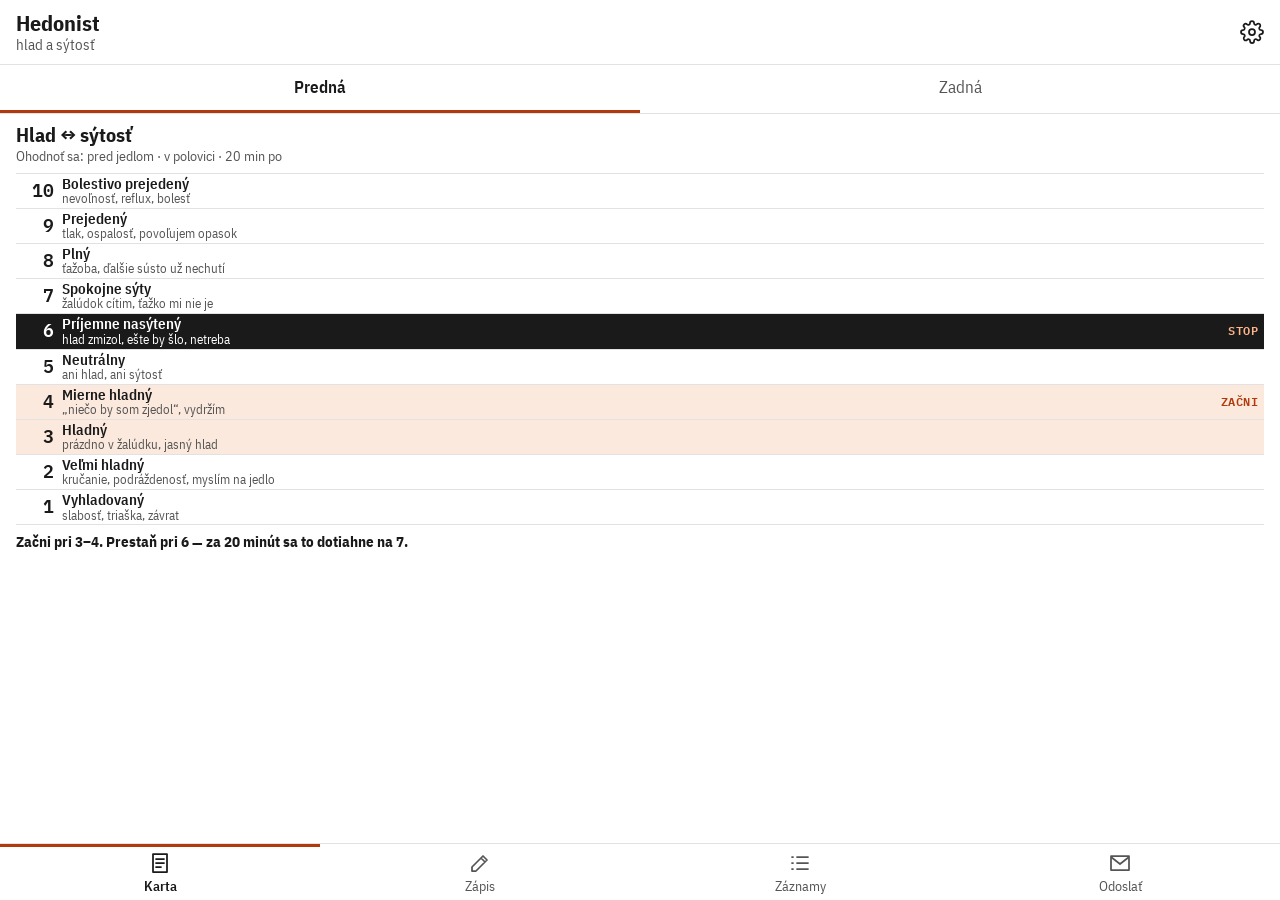
<file: index.html>
<!doctype html>
<html lang="sk">
<head>
  <meta charset="utf-8">
  <meta name="viewport" content="width=device-width, initial-scale=1, viewport-fit=cover">
  <meta http-equiv="Content-Security-Policy" content="default-src 'self'; object-src 'none'; base-uri 'self'; form-action 'self'">
  <title>Hedonist</title>
  <meta name="description" content="Záznamník hladu a sýtosti, funguje offline.">
  <meta name="color-scheme" content="light dark">
  <meta name="theme-color" content="#ffffff" media="(prefers-color-scheme: light)">
  <meta name="theme-color" content="#121212" media="(prefers-color-scheme: dark)">
  <link rel="manifest" href="./manifest.webmanifest">
  <link rel="icon" type="image/png" href="./icons/icon-192.png">
  <link rel="stylesheet" href="./styles.css">
  <script type="module" src="./app.js"></script>
</head>
<body>
  <header class="header">
    <div>
      <h1 class="title">Hedonist</h1>
      <p class="subtitle">hlad a sýtosť</p>
    </div>
    <a class="gear" href="#nastavenia" data-link="nastavenia" aria-label="Nastavenia">
      <svg viewBox="0 0 24 24" aria-hidden="true">
        <circle cx="12" cy="12" r="3"/>
        <path d="M19.4 15a1.65 1.65 0 0 0 .33 1.82l.06.06a2 2 0 1 1-2.83 2.83l-.06-.06a1.65 1.65 0 0 0-1.82-.33 1.65 1.65 0 0 0-1 1.51V21a2 2 0 1 1-4 0v-.09A1.65 1.65 0 0 0 9 19.4a1.65 1.65 0 0 0-1.82.33l-.06.06a2 2 0 1 1-2.83-2.83l.06-.06a1.65 1.65 0 0 0 .33-1.82 1.65 1.65 0 0 0-1.51-1H3a2 2 0 1 1 0-4h.09A1.65 1.65 0 0 0 4.6 9a1.65 1.65 0 0 0-.33-1.82l-.06-.06a2 2 0 1 1 2.83-2.83l.06.06a1.65 1.65 0 0 0 1.82.33H9a1.65 1.65 0 0 0 1-1.51V3a2 2 0 1 1 4 0v.09a1.65 1.65 0 0 0 1 1.51 1.65 1.65 0 0 0 1.82-.33l.06-.06a2 2 0 1 1 2.83 2.83l-.06.06a1.65 1.65 0 0 0-.33 1.82V9a1.65 1.65 0 0 0 1.51 1H21a2 2 0 1 1 0 4h-.09a1.65 1.65 0 0 0-1.51 1z"/>
      </svg>
    </a>
  </header>

  <div class="update-bar" id="update-bar" role="status" hidden>
    <span>Je dostupná nová verzia –</span>
    <button type="button" id="update-button">Obnoviť</button>
  </div>

  <main class="main" id="main">
    <section data-screen="zapis" class="form-screen" hidden>
      <h2 class="visually-hidden">Zápis</h2>
      <p class="form-error" id="db-error" role="alert" hidden></p>

      <div id="zapis-content" hidden>
        <div id="entry-home">
          <ul class="pending" id="pending" aria-label="Rozpracované jedlá"></ul>

          <form id="entry-form" novalidate>
            <h3>Nový záznam</h3>

            <div class="when">
              <label>Dátum <input type="date" id="entry-date"></label>
              <label>Čas <input type="time" id="entry-time"></label>
            </div>

            <fieldset>
              <legend>Jedlo</legend>
              <div class="chips" id="entry-meal"></div>
            </fieldset>

            <fieldset>
              <legend>Pred (1–10)</legend>
              <p class="hint">Ťuknutie = celé číslo, druhé ťuknutie alebo podržanie = o pol menej.</p>
              <ol class="scale scale-pick" id="entry-scale"></ol>
            </fieldset>

            <fieldset>
              <legend>Hlad / chuť</legend>
              <p class="hint">Zjedol by som teraz aj obyčajný chlieb?</p>
              <div class="chips" id="entry-hunger"></div>
            </fieldset>

            <details id="entry-more">
              <summary>Viac</summary>
              <fieldset>
                <legend>Tempo</legend>
                <div class="chips" id="entry-tempo"></div>
              </fieldset>
              <label class="note">Poznámka <textarea id="entry-note" rows="2"></textarea></label>
            </details>

            <div class="actions">
              <p class="form-error" id="entry-error" role="alert" hidden></p>
              <button type="submit" class="primary">Uložiť</button>
            </div>
          </form>
        </div>

        <form id="after-form" novalidate hidden>
          <h3 id="after-title">Po jedle</h3>
          <p class="after-summary" id="after-summary"></p>

          <div class="countdown" id="after-countdown" hidden>
            <span id="after-countdown-label"></span>
            <span class="countdown-time" id="after-timer" role="timer"></span>
          </div>

          <fieldset>
            <legend id="after-legend">Po (1–10)</legend>
            <ol class="scale scale-pick" id="after-scale"></ol>
          </fieldset>

          <div id="after-details">
            <fieldset>
              <legend>Tempo</legend>
              <div class="chips" id="after-tempo"></div>
            </fieldset>
            <label class="note">Poznámka <textarea id="after-note" rows="2"></textarea></label>
          </div>

          <div class="actions">
            <p class="form-error" id="after-error" role="alert" hidden></p>
            <button type="button" class="secondary" id="after-back">Späť</button>
            <button type="submit" class="primary">Uložiť</button>
          </div>
        </form>
      </div>
    </section>

    <section data-screen="karta" class="card">
      <h2 class="visually-hidden">Karta</h2>

      <div class="tabs" role="tablist" aria-label="Strana karty">
        <button type="button" role="tab" id="tab-front" aria-controls="card-front" aria-selected="true">Predná</button>
        <button type="button" role="tab" id="tab-back" aria-controls="card-back" aria-selected="false" tabindex="-1">Zadná</button>
      </div>

      <div role="tabpanel" id="card-front" aria-labelledby="tab-front">
        <h3>Hlad ↔ sýtosť</h3>
        <p class="card-subtitle">Ohodnoť sa: pred jedlom · v polovici · 20 min po</p>
        <ul class="scale scale-card" id="card-scale"></ul>
        <p class="card-motto">Začni pri 3–4. Prestaň pri 6 — za 20 minút sa to dotiahne na 7.</p>
      </div>

      <div role="tabpanel" id="card-back" aria-labelledby="tab-back" hidden>
        <h3>Pred · počas · po</h3>
        <dl class="phases">
          <div>
            <dt>PRED</dt>
            <dd><strong>Hlad, alebo chuť?</strong> Zjedol by som teraz aj obyčajný chlieb? Áno → hlad. Chcem len to jedno → chuť (stres, únava, nuda, zvyk). Pri 1–2 začni bielkovinou a zeleninou.</dd>
          </div>
          <div>
            <dt>POČAS</dt>
            <dd><strong>V polovici taniera zlož príbor.</strong> Nádych, číslo. Jedz pomaly — signál sýtosti mešká 10–20 minút.</dd>
          </div>
          <div>
            <dt>PO</dt>
            <dd><strong>O 20 minút znova číslo.</strong> Zapíš: pred · po · po 20 min · hlad/chuť.</dd>
          </div>
        </dl>

        <h4>Čo sýti (na kalóriu)</h4>
        <ul class="satiety">
          <li>
            <p><strong>Najviac:</strong> mäso, ryby, vajcia, tvaroh, strukoviny, zelenina, vývar, varené zemiaky</p>
            <span class="bar bar-1" aria-hidden="true"></span>
          </li>
          <li>
            <p><strong>Stredne:</strong> celozrnné prílohy, ovocie, ovsené vločky</p>
            <span class="bar bar-2" aria-hidden="true"></span>
          </li>
          <li>
            <p><strong>Málo:</strong> biele pečivo, sladkosti, chipsy, ultraspracované</p>
            <span class="bar bar-3" aria-hidden="true"></span>
          </li>
          <li>
            <p><strong>Takmer nič:</strong> tekuté kalórie — džús, sladené nápoje, pivo aj nealko</p>
            <span class="bar bar-4" aria-hidden="true"></span>
          </li>
        </ul>

        <p class="sources">Blundell 2010 · Rolls 2007 · Holt 1995 · Robinson 2014 · Hall 2019</p>
      </div>
    </section>

    <section data-screen="zaznamy" class="form-screen" hidden>
      <h2 class="visually-hidden">Záznamy</h2>

      <div id="records-content" hidden>
        <div id="list-view">
          <div class="summary">
            <h3>Posledných 7 dní</h3>
            <dl>
              <div><dt>Jedál</dt><dd id="sum-count"></dd></div>
              <div><dt>Priemer pred</dt><dd id="sum-before"></dd></div>
              <div><dt>Priemer po</dt><dd id="sum-after"></dd></div>
              <div><dt>V zóne</dt><dd id="sum-zone"></dd></div>
              <div><dt>Nie z hladu</dt><dd id="sum-not-hunger"></dd></div>
            </dl>
          </div>
          <p class="hint" id="records-empty" hidden>Zatiaľ žiadne záznamy.</p>
          <div id="records-list"></div>
        </div>

        <form id="edit-form" novalidate hidden>
          <h3>Úprava záznamu</h3>

          <div class="when">
            <label>Dátum <input type="date" id="edit-date"></label>
            <label>Čas <input type="time" id="edit-time"></label>
          </div>

          <fieldset>
            <legend>Jedlo</legend>
            <div class="chips" id="edit-meal"></div>
          </fieldset>

          <details id="edit-pred-box">
            <summary id="edit-pred-label">Pred</summary>
            <ol class="scale scale-pick" id="edit-pred"></ol>
          </details>

          <details id="edit-po-box">
            <summary id="edit-po-label">Po</summary>
            <ol class="scale scale-pick" id="edit-po"></ol>
            <button type="button" class="secondary clear" id="edit-po-clear">Bez hodnoty</button>
          </details>

          <details id="edit-po20-box">
            <summary id="edit-po20-label">Po 20 min</summary>
            <ol class="scale scale-pick" id="edit-po20"></ol>
            <button type="button" class="secondary clear" id="edit-po20-clear">Bez hodnoty</button>
          </details>

          <fieldset>
            <legend>Hlad / chuť</legend>
            <div class="chips" id="edit-hunger"></div>
          </fieldset>

          <fieldset>
            <legend>Tempo</legend>
            <div class="chips" id="edit-tempo"></div>
          </fieldset>
          <label class="note">Poznámka <textarea id="edit-note" rows="2"></textarea></label>

          <div class="actions">
            <p class="form-error" id="edit-error" role="alert" hidden></p>
            <button type="button" class="secondary" id="edit-back">Späť</button>
            <button type="submit" class="primary">Uložiť</button>
          </div>
        </form>
      </div>
    </section>

    <section data-screen="odoslat" class="form-screen send" hidden>
      <h2 class="visually-hidden">Odoslať</h2>

      <div id="send-content" hidden>
        <fieldset>
          <legend>Rozsah</legend>
          <div class="chips" id="send-range"></div>
        </fieldset>

        <div class="when" id="send-custom" hidden>
          <label>Od <input type="date" id="send-from"></label>
          <label>Do <input type="date" id="send-to"></label>
        </div>

        <p class="hint" id="send-empty" hidden></p>

        <div id="send-mail" hidden>
          <p class="mail-line"><strong>Komu:</strong> <span id="send-recipient"></span></p>
          <p class="mail-line"><strong>Predmet:</strong> <span id="send-subject"></span></p>
          <button type="button" class="secondary wide" id="send-copy-subject">Kopírovať predmet</button>

          <pre class="preview" id="send-preview" tabindex="0" aria-label="Náhľad tela e-mailu"></pre>
          <button type="button" class="secondary wide" id="send-copy-body">Kopírovať telo</button>

          <div class="actions send-actions">
            <p class="hint" id="send-note"></p>
            <p class="form-error" id="send-error" role="alert" hidden></p>
            <button type="button" class="primary" id="send-button">Odoslať e-mailom</button>
            <button type="button" class="primary" id="send-copy-all" hidden>Kopírovať do schránky</button>
          </div>
        </div>

        <div class="backup">
          <h3>Záloha</h3>
          <button type="button" class="secondary wide" id="backup-button">Záloha (JSON)</button>
          <button type="button" class="secondary wide" id="restore-button">Obnoviť zo zálohy</button>
          <input type="file" id="restore-file" accept="application/json,.json" hidden>
          <p class="hint" id="backup-status" role="status"></p>
          <p class="form-error" id="backup-error" role="alert" hidden></p>
        </div>
      </div>
    </section>

    <section data-screen="nastavenia" class="form-screen" hidden>
      <h2>Nastavenia</h2>

      <div id="settings-content" hidden>
        <label class="note">E-mailová adresa príjemcu
          <input type="email" id="settings-email" autocomplete="email" autocapitalize="off" spellcheck="false">
        </label>
        <p class="form-error" id="settings-error" role="alert" hidden></p>

        <fieldset class="zone-settings">
          <legend>Zóna</legend>
          <div class="zone-fields">
            <label>Začať od <select id="settings-start-from"></select></label>
            <label>Začať do <select id="settings-start-to"></select></label>
            <label>STOP <select id="settings-stop"></select></label>
          </div>
          <p class="form-error" id="settings-zone-error" role="alert" hidden></p>
        </fieldset>

        <h3>Pripomienka po 20 minútach</h3>
        <p id="reminder-status" role="status"></p>
        <button type="button" class="secondary wide" id="reminder-enable" hidden>Povoliť pripomienky</button>
        <p class="hint reminder-hint">Android môže aplikáciu uspať a notifikácia potom nepríde. Spoľahni sa na kartu „Teraz: po 20 min“ na obrazovke Zápis.</p>

        <h3>Aplikácia</h3>
        <dl class="about">
          <div><dt>Úložisko</dt><dd id="storage-status">zisťujem…</dd></div>
          <div><dt>Offline režim</dt><dd id="offline-status">pripravujem…</dd></div>
          <div><dt>Verzia</dt><dd id="app-version"></dd></div>
        </dl>
      </div>
    </section>
  </main>

  <p class="toast" id="toast" role="status"></p>

  <dialog class="dialog" id="dialog" aria-labelledby="dialog-title" aria-describedby="dialog-text">
    <form method="dialog">
      <h2 id="dialog-title"></h2>
      <p id="dialog-text"></p>
      <div class="dialog-actions">
        <button class="secondary" id="dialog-no" value="no"></button>
        <button class="primary" id="dialog-yes" value="yes"></button>
      </div>
    </form>
  </dialog>

  <nav class="nav" aria-label="Hlavná navigácia">
    <a href="#karta" data-link="karta">
      <svg viewBox="0 0 24 24" aria-hidden="true"><path d="M5 3h14v18H5zM8 8h8M8 12h8M8 16h5"/></svg>
      <span>Karta</span>
    </a>
    <a href="#zapis" data-link="zapis">
      <svg viewBox="0 0 24 24" aria-hidden="true"><path d="M4 20h4L19 9l-4-4L4 16zM13 7l4 4"/></svg>
      <span>Zápis</span>
    </a>
    <a href="#zaznamy" data-link="zaznamy">
      <svg viewBox="0 0 24 24" aria-hidden="true"><path d="M9 6h11M9 12h11M9 18h11M4 6h1M4 12h1M4 18h1"/></svg>
      <span>Záznamy</span>
    </a>
    <a href="#odoslat" data-link="odoslat">
      <svg viewBox="0 0 24 24" aria-hidden="true"><path d="M3 5h18v14H3zM3 6l9 7 9-7"/></svg>
      <span>Odoslať</span>
    </a>
  </nav>
</body>
</html>
</file>
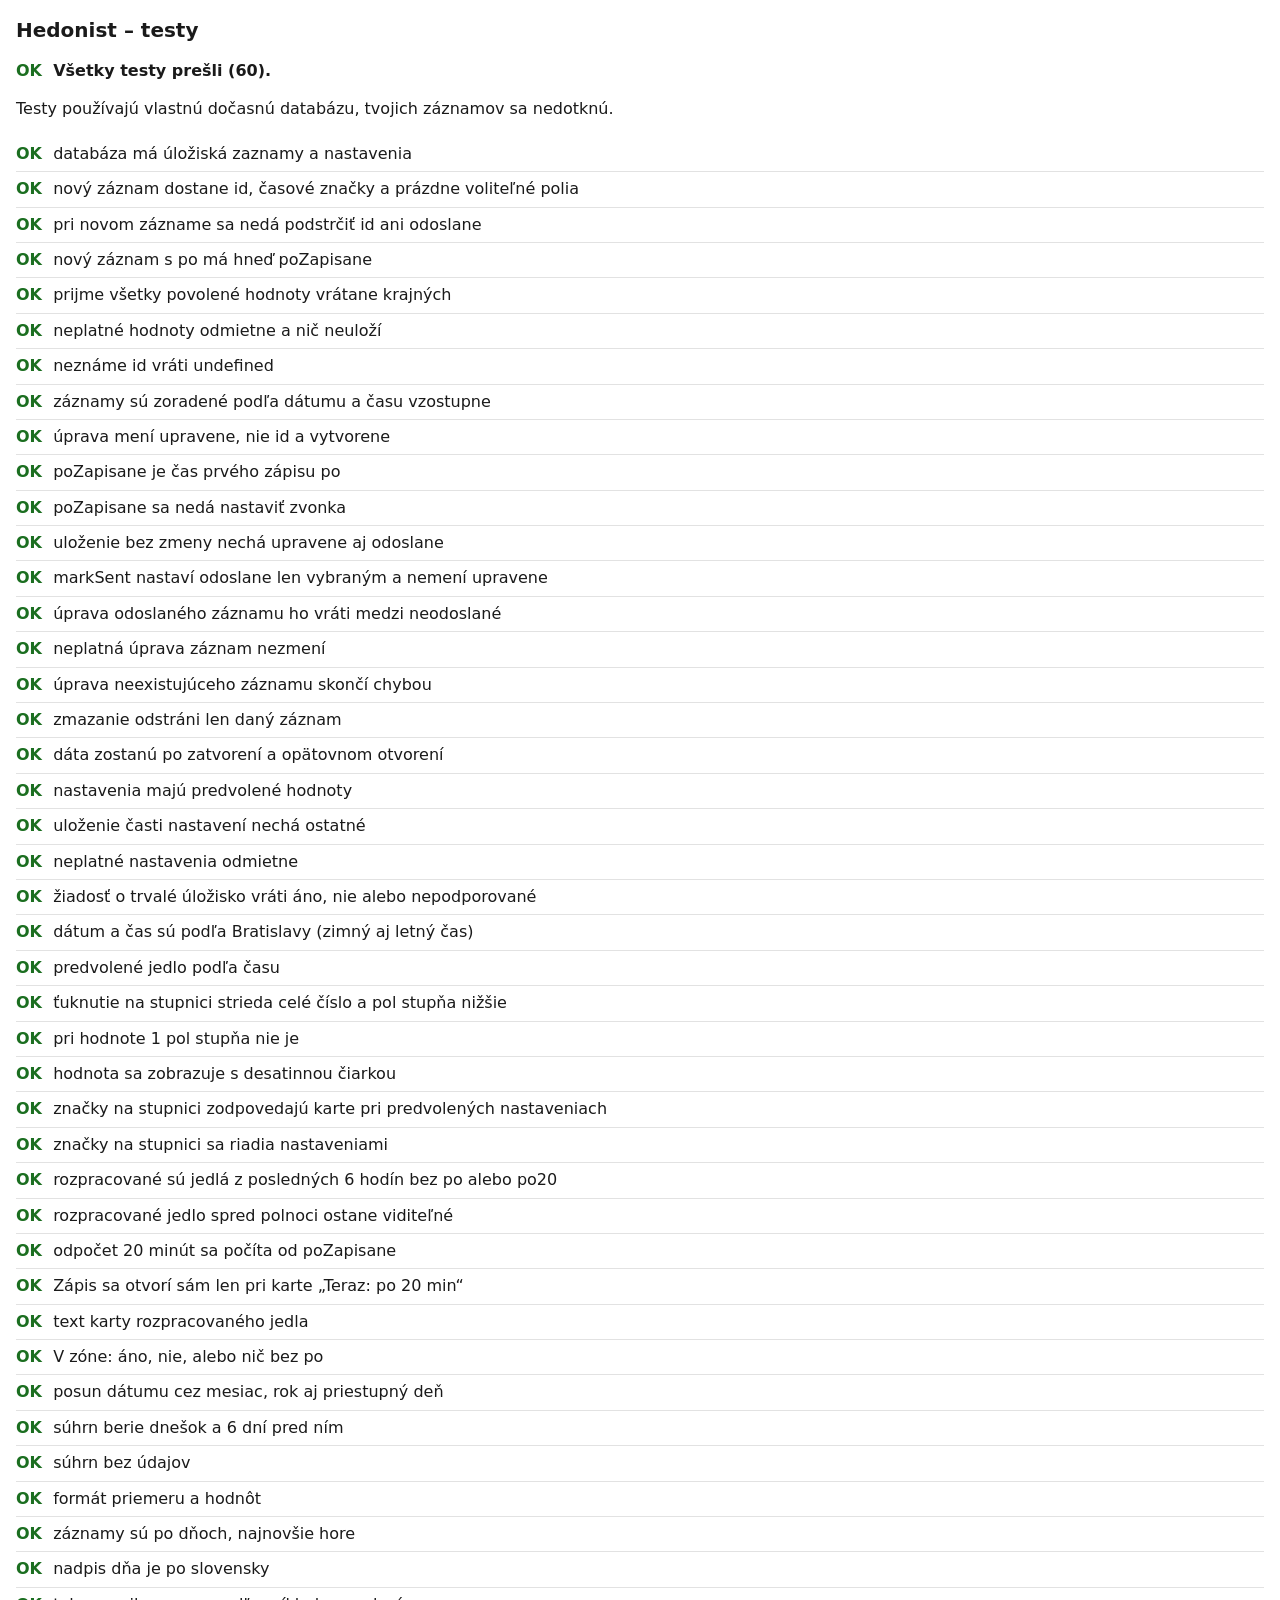
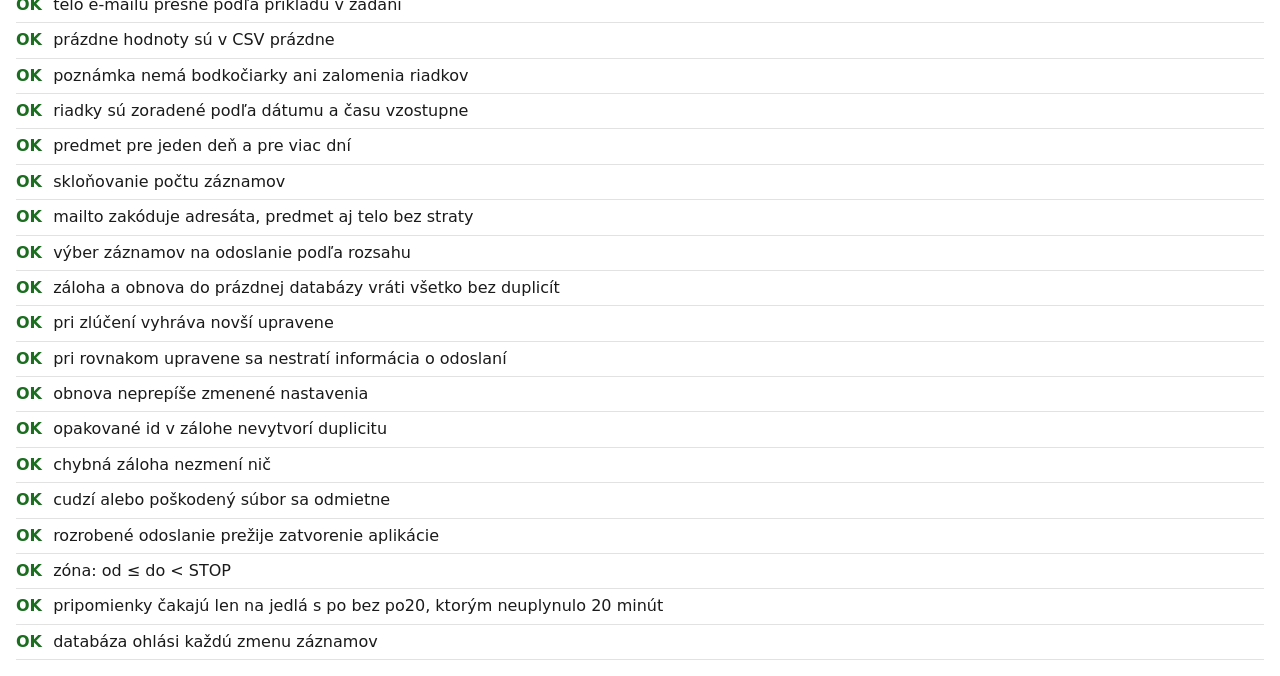
<file: test.html>
<!doctype html>
<html lang="sk">
<head>
  <meta charset="utf-8">
  <meta name="viewport" content="width=device-width, initial-scale=1">
  <title>Hedonist – testy</title>
  <link rel="icon" type="image/png" href="./icons/icon-192.png">
  <style>
    body { margin: 16px; font: 16px/1.4 system-ui, sans-serif; color: #1a1a1a; background: #fff; }
    h1 { font-size: 20px; }
    #summary { font-weight: 700; }
    ul { padding: 0; list-style: none; }
    li { padding: 6px 0; border-bottom: 1px solid #e2e2e2; }
    .ok::before { content: "OK  "; color: #1b6e20; font-weight: 700; white-space: pre; }
    .fail { color: #b00020; }
    .fail::before { content: "CHYBA  "; font-weight: 700; white-space: pre; }
    pre { margin: 4px 0 0; white-space: pre-wrap; overflow-wrap: anywhere; font-size: 13px; }
  </style>
  <script type="module" src="./tests.js"></script>
</head>
<body>
  <h1>Hedonist – testy</h1>
  <p id="summary" role="status">Testy bežia…</p>
  <p>Testy používajú vlastnú dočasnú databázu, tvojich záznamov sa nedotknú.</p>
  <ul id="results"></ul>
</body>
</html>
</file>
<file: styles.css>
/* ---------- Fonty (IBM Plex, licencia OFL – fonts/license.txt) ---------- */

@font-face {
  font-family: "Plex Condensed";
  src: url("./fonts/IBMPlexSansCondensed-Regular.woff2") format("woff2");
  font-weight: 400;
  font-display: swap;
}
@font-face {
  font-family: "Plex Condensed";
  src: url("./fonts/IBMPlexSansCondensed-SemiBold.woff2") format("woff2");
  font-weight: 600;
  font-display: swap;
}
@font-face {
  font-family: "Plex Condensed";
  src: url("./fonts/IBMPlexSansCondensed-Bold.woff2") format("woff2");
  font-weight: 700;
  font-display: swap;
}
@font-face {
  font-family: "Plex Mono";
  src: url("./fonts/IBMPlexMono-Medium.woff2") format("woff2");
  font-weight: 500;
  font-display: swap;
}
@font-face {
  font-family: "Plex Mono";
  src: url("./fonts/IBMPlexMono-SemiBold.woff2") format("woff2");
  font-weight: 600;
  font-display: swap;
}

/* ---------- Farby a rozmery ---------- */

:root {
  color-scheme: light;

  --bg: #ffffff;
  --text: #1a1a1a;
  --text-secondary: #555555;
  --line: #e2e2e2;
  --accent: #b03a0a;
  --zone: #fbe9dd;
  --stop-bg: #1a1a1a;
  --stop-text: #ffffff;
  --stop-label: #ffb48a;
  --on-accent: #ffffff;

  --font-text: "Plex Condensed", sans-serif;
  --font-mono: "Plex Mono", monospace;
  --touch: 48px;
}

/* Tmavý režim podľa systému; STOP riadok je invertovaný (svetlý). */
@media (prefers-color-scheme: dark) {
  :root {
    color-scheme: dark;

    --bg: #121212;
    --text: #ececec;
    --text-secondary: #b0b0b0;
    --line: #2e2e2e;
    --accent: #ff9a66;
    --zone: #3a2418;
    --stop-bg: #ececec;
    --stop-text: #121212;
    --stop-label: #b03a0a;
    --on-accent: #121212;
  }
}

/* ---------- Základ ---------- */

*,
*::before,
*::after {
  box-sizing: border-box;
}

[hidden] {
  display: none !important;
}

html,
body {
  height: 100%;
  margin: 0;
}

body {
  display: flex;
  flex-direction: column;
  height: 100dvh;
  background: var(--bg);
  color: var(--text);
  font: 400 1.0625rem/1.4 var(--font-text);
  -webkit-text-size-adjust: 100%;
  text-size-adjust: 100%;
}

h1,
h2,
p {
  margin: 0;
}

button {
  font: inherit;
}

a {
  color: inherit;
  -webkit-tap-highlight-color: transparent;
}

:focus-visible {
  outline: 2px solid var(--accent);
  outline-offset: -2px;
}

svg {
  width: 24px;
  height: 24px;
  fill: none;
  stroke: currentColor;
  stroke-width: 1.75;
  stroke-linecap: round;
  stroke-linejoin: round;
}

/* ---------- Hlavička ---------- */

.header {
  display: flex;
  align-items: center;
  justify-content: space-between;
  padding: calc(8px + env(safe-area-inset-top)) 4px 8px 16px;
  border-bottom: 1px solid var(--line);
}

.title {
  font-size: 1.375rem;
  font-weight: 700;
  line-height: 1.2;
}

.subtitle {
  color: var(--text-secondary);
  font-size: 0.9375rem;
  line-height: 1.2;
}

.gear {
  display: grid;
  place-items: center;
  width: var(--touch);
  height: var(--touch);
}

.gear[aria-current="page"] {
  color: var(--accent);
}

/* ---------- Lišta novej verzie ---------- */

.update-bar {
  display: flex;
  align-items: center;
  justify-content: space-between;
  gap: 12px;
  padding: 4px 8px 4px 16px;
  background: var(--stop-bg);
  color: var(--stop-text);
}

.update-bar button {
  min-height: var(--touch);
  padding: 0 16px;
  border: 1px solid currentColor;
  border-radius: 0;
  background: transparent;
  color: var(--stop-label);
  font-weight: 600;
}

/* ---------- Obsah ---------- */

.main {
  flex: 1;
  overflow-y: auto;
}

.main > section {
  padding: 16px;
}

.visually-hidden {
  position: absolute;
  width: 1px;
  height: 1px;
  overflow: hidden;
  clip-path: inset(50%);
  white-space: nowrap;
}

.main h2:not(.visually-hidden) {
  margin-bottom: 12px;
  font-size: 1.25rem;
  font-weight: 600;
}

/* ---------- Spodná navigácia ---------- */

.nav {
  display: grid;
  grid-template-columns: repeat(4, 1fr);
  padding-bottom: env(safe-area-inset-bottom);
  border-top: 1px solid var(--line);
}

.nav a {
  display: flex;
  flex-direction: column;
  align-items: center;
  justify-content: center;
  gap: 2px;
  min-height: 56px;
  border-top: 3px solid transparent;
  color: var(--text-secondary);
  font-size: 0.875rem;
  text-decoration: none;
}

.nav a[aria-current="page"] {
  border-top-color: var(--accent);
  color: var(--text);
  font-weight: 600;
}

/* ---------- Karta ---------- */

.main > .card {
  min-height: 100%;
  padding: 0 16px 8px;
  touch-action: pan-y pinch-zoom;
}

.tabs {
  display: grid;
  grid-template-columns: 1fr 1fr;
  margin: 0 -16px 8px;
  border-bottom: 1px solid var(--line);
}

.tabs button {
  min-height: var(--touch);
  border: 0;
  border-bottom: 3px solid transparent;
  border-radius: 0;
  background: transparent;
  color: var(--text-secondary);
}

.tabs button[aria-selected="true"] {
  border-bottom-color: var(--accent);
  color: var(--text);
  font-weight: 600;
}

.card h3 {
  margin: 0;
  font-size: 1.25rem;
  font-weight: 700;
  line-height: 1.25;
}

.card ul,
.card dl,
.card dd {
  margin: 0;
  padding: 0;
  list-style: none;
}

/* Predná strana */

.card-subtitle {
  margin-bottom: 6px;
  color: var(--text-secondary);
  font-size: 0.875rem;
}

.scale-card li {
  display: grid;
  grid-template-columns: 2rem 1fr auto;
  align-items: center;
  column-gap: 8px;
  min-height: 35px;
  padding: 1px 6px;
}

/* ---------- Stupnica (karta aj zápis) ---------- */

.scale {
  margin: 0;
  padding: 0;
  border-top: 1px solid var(--line);
  list-style: none;
}

.scale li {
  border-bottom: 1px solid var(--line);
}

.scale-value {
  font: 600 1.125rem/1 var(--font-mono);
  text-align: right;
}

.scale-text {
  line-height: 1.15;
}

.scale-name {
  display: block;
  font-size: 0.9375rem;
  font-weight: 600;
}

.scale-desc {
  display: block;
  color: var(--text-secondary);
  font-size: 0.8125rem;
}

.scale-tag {
  font: 600 0.75rem/1 var(--font-mono);
  letter-spacing: 0.04em;
}

.scale .is-zone {
  background: var(--zone);
}

.scale .is-zone .scale-tag {
  color: var(--accent);
}

.scale .is-stop {
  background: var(--stop-bg);
  color: var(--stop-text);
}

.scale .is-stop .scale-desc {
  color: inherit;
}

.scale .is-stop .scale-tag {
  color: var(--stop-label);
}

.card-motto {
  margin-top: 8px;
  font-size: 0.9375rem;
  font-weight: 700;
  line-height: 1.25;
  text-wrap: balance;
}

/* Zadná strana */

.phases {
  margin-top: 4px !important;
}

.phases > div {
  display: grid;
  grid-template-columns: 3.25rem 1fr;
  column-gap: 8px;
  padding: 6px 0;
  border-bottom: 1px solid var(--line);
}

.phases dt {
  font: 600 0.8125rem/1.45 var(--font-mono);
  color: var(--accent);
}

.phases dd {
  font-size: 0.9375rem;
  line-height: 1.25;
}

.phases strong,
.satiety strong {
  font-weight: 600;
}

.card h4 {
  margin: 10px 0 4px;
  font-size: 1rem;
  font-weight: 700;
}

.satiety li {
  margin-bottom: 6px;
}

.satiety p {
  margin-bottom: 2px;
  font-size: 0.875rem;
  line-height: 1.2;
}

.bar {
  display: block;
  height: 6px;
  background: var(--text);
}

.bar-1 {
  width: 100%;
}

.bar-2 {
  width: 68%;
}

.bar-3 {
  width: 40%;
}

.bar-4 {
  width: 14%;
  background: var(--accent);
}

.sources {
  margin-top: 8px;
  color: var(--text-secondary);
  font-size: 0.75rem;
  line-height: 1.3;
}

/* ---------- Formuláre (Zápis aj úprava) ---------- */

.form-screen h3 {
  margin: 0 0 12px;
  font-size: 1.25rem;
  font-weight: 700;
}

.form-screen fieldset {
  min-width: 0;
  margin: 0 0 16px;
  padding: 0;
  border: 0;
}

.form-screen legend,
.note,
.when label {
  padding: 0;
  font-weight: 600;
}

.form-screen legend {
  margin-bottom: 6px;
}

.hint {
  margin-bottom: 8px;
  color: var(--text-secondary);
  font-size: 0.875rem;
}

/* Rozpracované jedlá */

.pending {
  margin: 0;
  padding: 0;
  list-style: none;
}

.pending:not(:empty) {
  margin-bottom: 20px;
}

.pending li + li {
  margin-top: 8px;
}

.pending-card {
  display: flex;
  flex-direction: column;
  justify-content: center;
  min-height: 56px;
  padding: 8px 12px;
  border: 1px solid var(--line);
  border-left: 4px solid var(--text);
  text-decoration: none;
}

.pending-card.is-due {
  border-color: var(--accent);
  background: var(--zone);
}

.pending-card strong {
  color: var(--accent);
  font-weight: 700;
}

/* Vstupné polia */

.when {
  display: grid;
  grid-template-columns: 3fr 2fr;
  gap: 8px;
  margin-bottom: 16px;
}

.when label,
.note {
  display: flex;
  flex-direction: column;
  gap: 6px;
  min-width: 0;
}

input,
select,
textarea {
  width: 100%;
  min-height: var(--touch);
  padding: 8px 10px;
  border: 1px solid var(--text-secondary);
  border-radius: 0;
  background: var(--bg);
  color: var(--text);
  font: 400 1rem/1.3 var(--font-text);
}

textarea {
  resize: vertical;
}

.chips {
  display: flex;
  flex-wrap: wrap;
  gap: 8px;
}

.chip {
  min-width: var(--touch);
  min-height: var(--touch);
  padding: 0 14px;
  border: 1px solid var(--text-secondary);
  border-radius: 0;
  background: var(--bg);
  color: var(--text);
}

.chip[aria-pressed="true"] {
  border-color: var(--text);
  background: var(--text);
  color: var(--bg);
  font-weight: 600;
}

/* Stupnica na výber hodnoty */

.scale-pick button {
  display: grid;
  grid-template-columns: 2.5rem 1fr auto;
  align-items: center;
  column-gap: 8px;
  width: 100%;
  min-height: 52px;
  padding: 2px 8px;
  border: 0;
  border-radius: 0;
  background: transparent;
  color: inherit;
  text-align: left;
  user-select: none;
  -webkit-touch-callout: none;
  -webkit-tap-highlight-color: transparent;
}

.scale-pick .scale-name {
  font-size: 1.0625rem;
}

.scale-pick .is-selected button {
  outline: 3px solid var(--accent);
  outline-offset: -3px;
}

.scale-pick .is-selected .scale-value {
  align-self: stretch;
  display: grid;
  place-items: center;
  margin: 3px 0;
  background: var(--accent);
  color: var(--on-accent);
}

.scale-pick button:focus-visible {
  outline: 3px dashed var(--accent);
  outline-offset: -3px;
}

/* Viac */

details {
  margin-bottom: 16px;
}

summary {
  display: flex;
  align-items: center;
  gap: 8px;
  min-height: var(--touch);
  border-top: 1px solid var(--line);
  border-bottom: 1px solid var(--line);
  font-weight: 600;
  cursor: pointer;
}

summary::before {
  content: "+";
  font-family: var(--font-mono);
}

details[open] summary {
  margin-bottom: 12px;
}

details[open] summary::before {
  content: "–";
}

/* Tlačidlá a hlásenia */

.actions {
  position: sticky;
  bottom: 0;
  display: flex;
  flex-wrap: wrap;
  gap: 8px;
  margin: 0 -16px -16px;
  padding: 8px 16px;
  border-top: 1px solid var(--line);
  background: var(--bg);
}

.primary,
.secondary {
  min-height: 52px;
  padding: 0 20px;
  border: 1px solid var(--text);
  border-radius: 0;
  font-weight: 600;
}

.primary {
  flex: 1;
  background: var(--text);
  color: var(--bg);
}

.primary:disabled {
  opacity: 0.5;
}

.secondary {
  background: var(--bg);
  color: var(--text);
}

.form-error {
  width: 100%;
  color: var(--accent);
  font-weight: 600;
}

.toast {
  position: fixed;
  left: 16px;
  right: 16px;
  bottom: calc(136px + env(safe-area-inset-bottom));
  padding: 12px 16px;
  background: var(--stop-bg);
  color: var(--stop-text);
  font-weight: 600;
  text-align: center;
  pointer-events: none;
}

.toast:empty {
  display: none;
}

/* Doplnenie po jedle */

.after-summary {
  margin: -8px 0 16px;
  color: var(--text-secondary);
}

.countdown {
  display: flex;
  align-items: baseline;
  justify-content: space-between;
  gap: 12px;
  margin-bottom: 16px;
  padding: 10px 12px;
  border: 1px solid var(--line);
  font-weight: 600;
}

.countdown.is-due {
  border-color: var(--accent);
  background: var(--zone);
  color: var(--accent);
}

.countdown-time {
  font: 600 2rem/1 var(--font-mono);
}

/* ---------- Záznamy ---------- */

.clear {
  width: 100%;
  margin-top: 8px;
}

#edit-form details {
  margin-bottom: 8px;
}

#edit-form details:last-of-type {
  margin-bottom: 16px;
}

.summary {
  margin-bottom: 20px;
}

.summary h3 {
  margin-bottom: 8px;
}

.summary dl {
  display: grid;
  grid-template-columns: repeat(3, 1fr);
  margin: 0;
  border-top: 1px solid var(--line);
  border-left: 1px solid var(--line);
}

.summary dl > div {
  display: flex;
  flex-direction: column;
  justify-content: space-between;
  padding: 6px 8px;
  border-right: 1px solid var(--line);
  border-bottom: 1px solid var(--line);
}

.summary dt {
  color: var(--text-secondary);
  font-size: 0.8125rem;
  line-height: 1.2;
}

.summary dd {
  margin: 0;
  font: 600 1.375rem/1.4 var(--font-mono);
}

.form-screen .day-title {
  margin: 16px 0 0;
  padding-bottom: 6px;
  border-bottom: 1px solid var(--text);
  font-size: 1rem;
}

.day-list {
  margin: 0 -16px;
  padding: 0;
  list-style: none;
}

.record {
  position: relative;
  overflow: hidden;
  border-bottom: 1px solid var(--line);
}

.record-delete {
  position: absolute;
  inset: 0;
  display: flex;
  align-items: center;
  justify-content: flex-end;
  padding-right: 20px;
  background: var(--accent);
  color: var(--on-accent);
  font-weight: 600;
  visibility: hidden;
}

.record.is-swiping .record-delete {
  visibility: visible;
}

.record-row {
  position: relative;
  display: grid;
  grid-template-columns: 3.25rem 1fr auto 10px;
  grid-template-areas:
    "time meal tag dot"
    ". values zone dot";
  align-items: center;
  gap: 2px 8px;
  min-height: 60px;
  padding: 8px 16px;
  background: var(--bg);
  text-decoration: none;
  touch-action: pan-y;
  user-select: none;
  -webkit-touch-callout: none;
  transition: transform 150ms;
}

.record-row.is-dragging {
  transition: none;
}

.record-time {
  grid-area: time;
  font: 600 0.9375rem/1.2 var(--font-mono);
}

.record-meal {
  grid-area: meal;
  font-weight: 600;
}

.record-values {
  grid-area: values;
  font: 500 0.9375rem/1.2 var(--font-mono);
}

.record-tag {
  grid-area: tag;
  justify-self: end;
  padding: 0 6px;
  border: 1px solid var(--line);
  color: var(--text-secondary);
  font-size: 0.8125rem;
}

.record-zone {
  grid-area: zone;
  justify-self: end;
  color: var(--text-secondary);
  font-size: 0.8125rem;
}

.record-zone.is-in {
  color: var(--text);
  font-weight: 600;
}

.record-dot {
  grid-area: dot;
  width: 10px;
  height: 10px;
  border-radius: 50%;
  background: var(--accent);
}

/* ---------- Odoslať ---------- */

.wide {
  display: block;
  width: 100%;
  margin-top: 8px;
}

.mail-line {
  margin-top: 8px;
  overflow-wrap: anywhere;
}

.mail-line strong {
  font-weight: 600;
}

.preview {
  max-height: 12rem;
  margin: 16px 0 0;
  padding: 10px;
  overflow: auto;
  border: 1px solid var(--line);
  font: 500 0.75rem/1.5 var(--font-mono);
  user-select: text;
}

.send-actions {
  margin: 16px -16px 0;
}

.send-actions p {
  width: 100%;
  margin: 0;
}

.send-actions p:empty {
  display: none;
}

.backup .hint:not(:empty),
.backup .form-error {
  margin: 12px 0 0;
}

.backup {
  margin-top: 24px;
  padding-top: 16px;
  border-top: 1px solid var(--text);
}

.backup h3 {
  margin-bottom: 0;
}

/* ---------- Dialóg ---------- */

.dialog {
  width: min(360px, calc(100vw - 32px));
  padding: 20px 16px 16px;
  border: 2px solid var(--text);
  background: var(--bg);
  color: var(--text);
}

.dialog::backdrop {
  background: rgb(0 0 0 / 0.5);
}

.dialog h2 {
  margin-bottom: 8px;
  font-size: 1.25rem;
}

.dialog-actions {
  display: flex;
  gap: 8px;
  margin-top: 20px;
}

.dialog-actions button {
  flex: 1;
}

/* ---------- Nastavenia ---------- */

.zone-settings {
  margin-top: 20px !important;
}

.zone-fields {
  display: grid;
  grid-template-columns: repeat(3, 1fr);
  gap: 8px;
}

.zone-fields label {
  display: flex;
  flex-direction: column;
  gap: 6px;
  min-width: 0;
}

.zone-fields select {
  font-family: var(--font-mono);
}

.zone-settings .form-error {
  margin-top: 8px;
}

.form-screen h3:not(:first-child) {
  margin-top: 8px;
}

.reminder-hint {
  margin-top: 8px;
  margin-bottom: 16px;
}

.about {
  margin: 0;
  border-top: 1px solid var(--line);
}

.about > div {
  display: grid;
  grid-template-columns: 7.5rem 1fr;
  gap: 8px;
  padding: 10px 0;
  border-bottom: 1px solid var(--line);
}

.about dt {
  color: var(--text-secondary);
}

.about dd {
  margin: 0;
}
</file>
